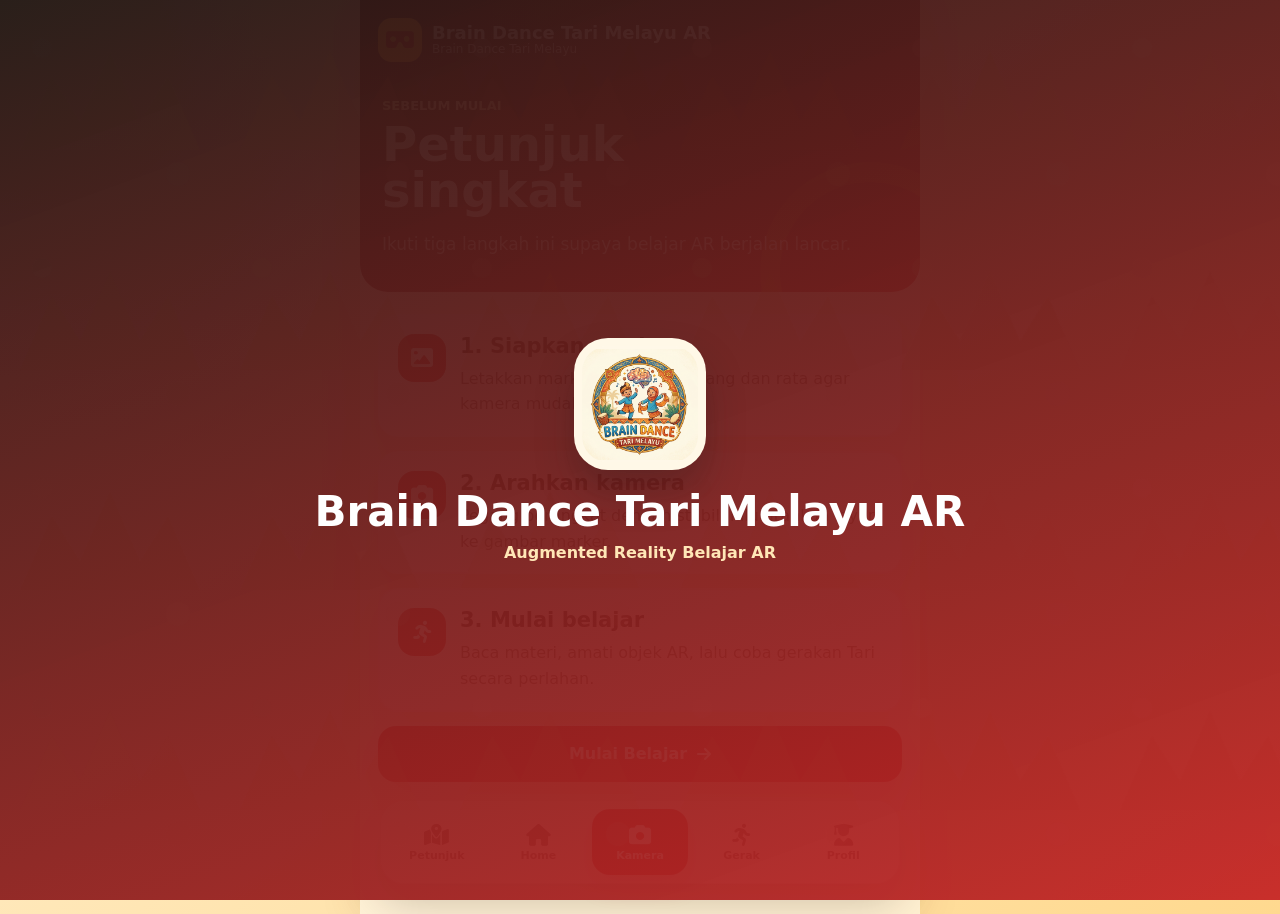
<file: braindance-melayu/index.html>
<!DOCTYPE html>
<html lang="id">
<head>
  <meta charset="UTF-8">
  <meta name="viewport" content="width=device-width, initial-scale=1.0">
  <title>Brain Dance Tari Melayu AR - Petunjuk</title>
  <link rel="stylesheet" href="https://cdnjs.cloudflare.com/ajax/libs/font-awesome/6.6.0/css/all.min.css">
  <link rel="stylesheet" href="style.css">
</head>
<body>
  <section id="splash-screen" class="splash-screen" aria-label="Splash screen">
    <div class="splash-card">
      <img
        class="splash-logo"
        src="logo-dummy.png"
        alt="Logo dummy Brain Dance Tari Melayu AR"
      >
      <h1>Brain Dance Tari Melayu AR</h1>
      <p>Augmented Reality Belajar AR</p>
    </div>
  </section>

  <main class="min-h-screen page-shell">
    <section id="intro-screen" class="intro-screen">
      <div class="hero compact">
        <div class="hero-pattern"></div>
        <div class="topbar">
          <a class="brand" href="index.html" aria-label="Brain Dance Tari Melayu AR">
            <span class="brand-icon"><i class="fa-solid fa-vr-cardboard"></i></span>
            <span>
              <strong>Brain Dance Tari Melayu AR</strong>
              <small>Brain Dance Tari Melayu</small>
            </span>
          </a>
        </div>
        <div class="hero-content">
          <p class="eyebrow">Sebelum mulai</p>
          <h1>Petunjuk singkat</h1>
          <p class="hero-copy">Ikuti tiga langkah ini supaya belajar AR berjalan lancar.</p>
        </div>
      </div>

      <section class="content-section">
        <article class="step-card">
          <span class="step-icon"><i class="fa-solid fa-image"></i></span>
          <div>
            <h2>1. Siapkan marker</h2>
            <p>Letakkan marker di tempat terang dan rata agar kamera mudah membacanya.</p>
          </div>
        </article>
        <article class="step-card">
          <span class="step-icon"><i class="fa-solid fa-camera"></i></span>
          <div>
            <h2>2. Arahkan kamera</h2>
            <p>Pegang perangkat dengan stabil, lalu arahkan layar ke gambar marker.</p>
          </div>
        </article>
        <article class="step-card">
          <span class="step-icon"><i class="fa-solid fa-person-running"></i></span>
          <div>
            <h2>3. Mulai belajar</h2>
            <p>Baca materi, amati objek AR, lalu coba gerakan Tari secara perlahan.</p>
          </div>
        </article>
        <a class="primary-button" href="menu.html">
          Mulai Belajar <i class="fa-solid fa-arrow-right"></i>
        </a>
      </section>
    </section>
  </main>

  <footer class="floating-footer" aria-label="Navigasi cepat">
    <a class="footer-item" href="petunjuk.html" aria-label="Petunjuk">
      <i class="fa-solid fa-map-location-dot"></i>
      <span>Petunjuk</span>
    </a>
    <a class="footer-item" href="menu.html" aria-label="Beranda">
      <i class="fa-solid fa-house"></i>
      <span>Home</span>
    </a>
    <a class="footer-item footer-camera" href="https://webar-simulator.lovable.app/ar/XA28VP3R" target="_blank" rel="noopener noreferrer" aria-label="Kamera AR">
      <i class="fa-solid fa-camera"></i>
      <span>Kamera</span>
    </a>
    <a class="footer-item" href="pergerakan.html" aria-label="Pergerakan">
      <i class="fa-solid fa-person-running"></i>
      <span>Gerak</span>
    </a>
    <a class="footer-item" href="pengembang.html" aria-label="Tentang pengembang">
      <i class="fa-solid fa-user-graduate"></i>
      <span>Profil</span>
    </a>
  </footer>

  <script src="script.js"></script>
</body>
</html>
</file>
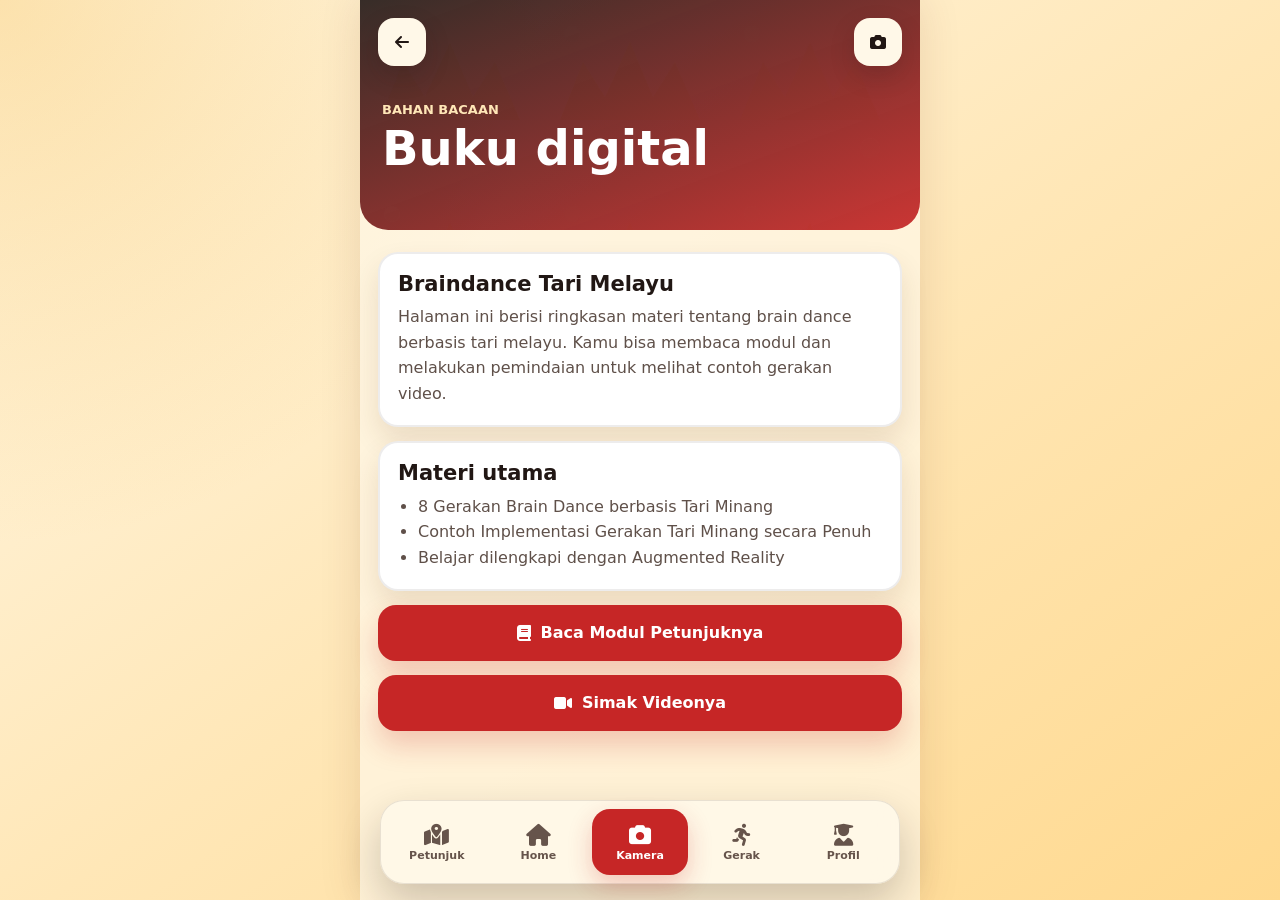
<file: braindance-melayu/buku.html>
<!DOCTYPE html>
<html lang="id">
<head>
  <meta charset="UTF-8">
  <meta name="viewport" content="width=device-width, initial-scale=1.0">
  <title>Buku Digital - AR Fitrah</title>
  <link rel="stylesheet" href="https://cdnjs.cloudflare.com/ajax/libs/font-awesome/6.6.0/css/all.min.css">
  <link rel="stylesheet" href="style.css">
</head>
<body>
  <main class="min-h-screen page-shell">
    <section class="hero compact">
      <div class="topbar">
        <a class="back-button" href="menu.html" aria-label="Kembali"><i class="fa-solid fa-arrow-left"></i></a>
        <button class="icon-button" onclick="openCamera()" aria-label="Buka kamera AR"><i class="fa-solid fa-camera"></i></button>
      </div>
      <div class="hero-content">
        <p class="eyebrow">Bahan bacaan</p>
        <h1>Buku digital</h1>
      </div>
    </section>

    <section class="content-section">
      <article class="info-card">
        <h2>Braindance Tari Melayu</h2>
        <p>Halaman ini berisi ringkasan materi tentang brain dance berbasis tari melayu. Kamu bisa membaca modul dan melakukan pemindaian untuk melihat contoh gerakan video.</p>
        <!-- <div class="badge-row">
          <span class="badge">Budaya</span>
          <span class="badge">Gerak</span>
          <span class="badge">Musik</span>
        </div> -->
      </article>
      <article class="info-card">
        <h2>Materi utama</h2>
        <ul>
          <li>8 Gerakan Brain Dance berbasis Tari Minang</li>
          <li>Contoh Implementasi Gerakan Tari Minang secara Penuh</li>
          <li>Belajar dilengkapi dengan Augmented Reality</li>
        </ul>
      </article>
      <a href="https://s.unj.my.id?s=modul-braindance" class="primary-button" target="_blank"><i class="fa-solid fa-book"></i> Baca Modul Petunjuknya</a>
      <a href="https://www.youtube.com/watch?v=Tni0Krh2ZV8" class="primary-button" target="_blank"><i class="fa-solid fa-video"></i> Simak Videonya</a>
    </section>
  </main>

  <footer class="floating-footer" aria-label="Navigasi cepat">
    <a class="footer-item" href="petunjuk.html" aria-label="Petunjuk">
      <i class="fa-solid fa-map-location-dot"></i>
      <span>Petunjuk</span>
    </a>
    <a class="footer-item" href="menu.html" aria-label="Beranda">
      <i class="fa-solid fa-house"></i>
      <span>Home</span>
    </a>
    <a class="footer-item footer-camera" href="https://webar-simulator.lovable.app/ar/XA28VP3R" target="_blank" rel="noopener noreferrer" aria-label="Kamera AR">
      <i class="fa-solid fa-camera"></i>
      <span>Kamera</span>
    </a>
    <a class="footer-item" href="pergerakan.html" aria-label="Pergerakan">
      <i class="fa-solid fa-person-running"></i>
      <span>Gerak</span>
    </a>
    <a class="footer-item" href="pengembang.html" aria-label="Tentang pengembang">
      <i class="fa-solid fa-user-graduate"></i>
      <span>Profil</span>
    </a>
  </footer>

  <script src="script.js"></script>
</body>
</html>
</file>
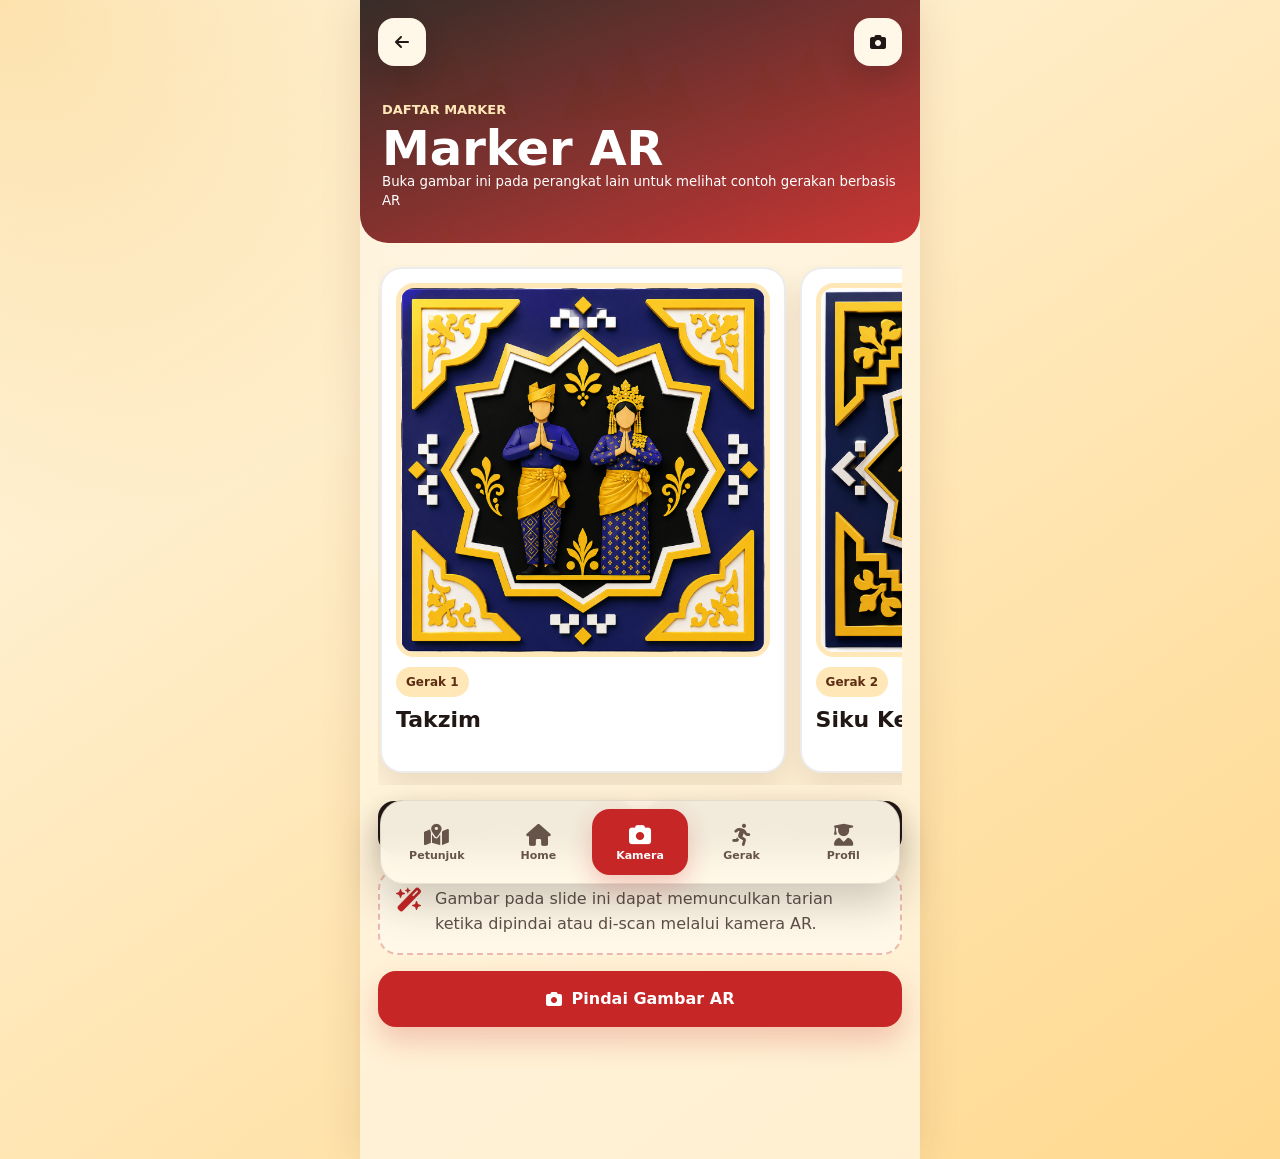
<file: braindance-melayu/kumpulan-ar.html>
<!DOCTYPE html>
<html lang="id">
<head>
  <meta charset="UTF-8">
  <meta name="viewport" content="width=device-width, initial-scale=1.0">
  <title>Kumpulan AR - AR Fitrah</title>
  <link rel="stylesheet" href="https://cdnjs.cloudflare.com/ajax/libs/font-awesome/6.6.0/css/all.min.css">
  <link rel="stylesheet" href="style.css">
</head>
<body>
  <main class="min-h-screen page-shell">
    <section class="hero compact">
      <div class="topbar">
        <a class="back-button" href="menu.html" aria-label="Kembali"><i class="fa-solid fa-arrow-left"></i></a>
        <button class="icon-button" onclick="openCamera()" aria-label="Buka kamera AR"><i class="fa-solid fa-camera"></i></button>
      </div>
      <div class="hero-content">
        <p class="eyebrow">Daftar marker</p>
        <h1>Marker AR</h1>
        <small>Buka gambar ini pada perangkat lain untuk melihat contoh gerakan berbasis AR</small>
      </div>
    </section>

    <section class="content-section ar-section">
      <div class="ar-slider" id="ar-slider" aria-label="Slide gambar kumpulan AR">
        <article class="ar-slide">
          <img src="marker/new/1.png" alt="Marker AR gerak Takzim">
          <span>Gerak 1</span>
          <h2>Takzim</h2>
        </article>
        <article class="ar-slide">
          <img src="marker/new/2.png" alt="Marker AR gerak Siku Keluang Samping">
          <span>Gerak 2</span>
          <h2>Siku Keluang Samping</h2>
        </article>
        <article class="ar-slide">
          <img src="marker/new/3.png" alt="Marker AR gerak Bentang Alam Samping">
          <span>Gerak 3</span>
          <h2>Bentang Alam Samping</h2>
        </article>
        <article class="ar-slide">
          <img src="marker/new/4.png" alt="Marker AR gerak Bentang Alam Atas Bawah">
          <span>Gerak 4</span>
          <h2>Bentang Alam Atas Bawah</h2>
        </article>
        <article class="ar-slide">
          <img src="marker/new/5.png" alt="Marker AR gerak Lenggang Atas dan Tandak Kaki">
          <span>Gerak 5</span>
          <h2>Lenggang Atas dan Tandak Kaki</h2>
        </article>
        <article class="ar-slide">
          <img src="marker/new/6.png" alt="Marker AR gerak Buka Bunga Samping">
          <span>Gerak 6</span>
          <h2>Buka Bunga Samping</h2>
        </article>
        <article class="ar-slide">
          <img src="marker/new/7.png" alt="Marker AR gerak Meniti Batang">
          <span>Gerak 7</span>
          <h2>Meniti Batang</h2>
        </article>
        <article class="ar-slide">
          <img src="marker/new/8.png" alt="Marker AR gerak Putar Alam">
          <span>Gerak 8</span>
          <h2>Putar Alam</h2>
        </article>
        <article class="ar-slide demo-slide">
          <img src="marker/new/full.png" alt="Marker AR demo gerakan full">
          <span>Demo</span>
          <h2>Demo Gerakan Full</h2>
        </article>
      </div>

      <div class="slider-controls" aria-label="Kontrol slide">
        <button type="button" onclick="slideAr(-1)" aria-label="Slide sebelumnya">
          <i class="fa-solid fa-arrow-left"></i>
        </button>
        <button type="button" onclick="slideAr(1)" aria-label="Slide berikutnya">
          <i class="fa-solid fa-arrow-right"></i>
        </button>
      </div>

      <article class="scan-note">
        <i class="fa-solid fa-wand-magic-sparkles"></i>
        <p>Gambar pada slide ini dapat memunculkan tarian ketika dipindai atau di-scan melalui kamera AR.</p>
      </article>

      <button class="primary-button" onclick="openCamera()"><i class="fa-solid fa-camera"></i> Pindai Gambar AR</button>
    </section>
  </main>

  <footer class="floating-footer" aria-label="Navigasi cepat">
    <a class="footer-item" href="petunjuk.html" aria-label="Petunjuk">
      <i class="fa-solid fa-map-location-dot"></i>
      <span>Petunjuk</span>
    </a>
    <a class="footer-item" href="menu.html" aria-label="Beranda">
      <i class="fa-solid fa-house"></i>
      <span>Home</span>
    </a>
    <a class="footer-item footer-camera" href="https://webar-simulator.lovable.app/ar/XA28VP3R" target="_blank" rel="noopener noreferrer" aria-label="Kamera AR">
      <i class="fa-solid fa-camera"></i>
      <span>Kamera</span>
    </a>
    <a class="footer-item" href="pergerakan.html" aria-label="Pergerakan">
      <i class="fa-solid fa-person-running"></i>
      <span>Gerak</span>
    </a>
    <a class="footer-item" href="pengembang.html" aria-label="Tentang pengembang">
      <i class="fa-solid fa-user-graduate"></i>
      <span>Profil</span>
    </a>
  </footer>

  <script src="script.js"></script>
</body>
</html>
</file>
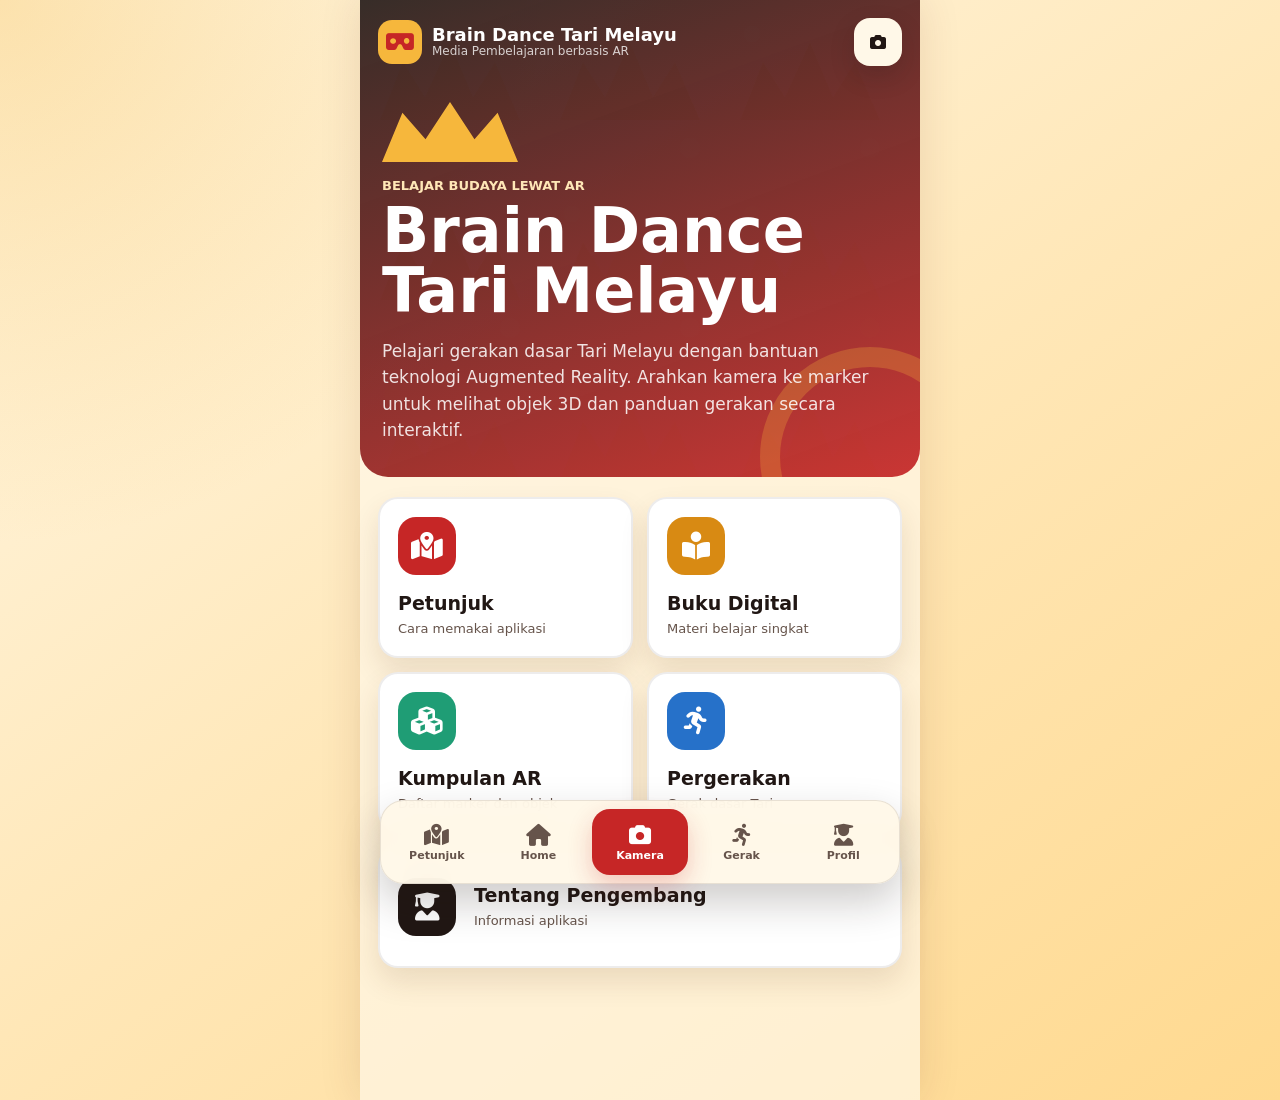
<file: braindance-melayu/menu.html>
<!DOCTYPE html>
<html lang="id">
<head>
  <meta charset="UTF-8">
  <meta name="viewport" content="width=device-width, initial-scale=1.0">
  <title>Brain Dance Tari Melayu - Menu</title>
  <link rel="stylesheet" href="https://cdnjs.cloudflare.com/ajax/libs/font-awesome/6.6.0/css/all.min.css">
  <link rel="stylesheet" href="style.css">
</head>
<body>
  <main class="min-h-screen page-shell">
    <section class="hero">
      <div class="hero-pattern"></div>
      <nav class="topbar">
        <a class="brand" href="menu.html" aria-label="Brain Dance Tari Melayu">
          <span class="brand-icon"><i class="fa-solid fa-vr-cardboard"></i></span>
          <span>
            <strong>Brain Dance Tari Melayu</strong>
            <small>Media Pembelajaran berbasis AR</small>
          </span>
        </a>
        <button class="icon-button" onclick="openCamera()" aria-label="Buka kamera AR">
          <i class="fa-solid fa-camera"></i>
        </button>
      </nav>

      <div class="hero-content">
        <div class="roof-mark" aria-hidden="true"></div>
        <p class="eyebrow">Belajar budaya lewat AR</p>
        <h1>Brain Dance Tari Melayu</h1>
        <p class="hero-copy">
          Pelajari gerakan dasar Tari Melayu dengan bantuan teknologi Augmented Reality. Arahkan kamera ke marker untuk melihat objek 3D dan panduan gerakan secara interaktif.
        </p>
      </div>
    </section>

    <section class="menu-section" aria-label="Menu utama">
      <a class="menu-tile tile-red" href="petunjuk.html">
        <span class="tile-icon"><i class="fa-solid fa-map-location-dot"></i></span>
        <span>
          <strong>Petunjuk</strong>
          <small>Cara memakai aplikasi</small>
        </span>
      </a>

      <a class="menu-tile tile-gold" href="buku.html">
        <span class="tile-icon"><i class="fa-solid fa-book-open-reader"></i></span>
        <span>
          <strong>Buku Digital</strong>
          <small>Materi belajar singkat</small>
        </span>
      </a>

      <a class="menu-tile tile-green" href="kumpulan-ar.html">
        <span class="tile-icon"><i class="fa-solid fa-cubes"></i></span>
        <span>
          <strong>Kumpulan AR</strong>
          <small>Daftar marker dan objek</small>
        </span>
      </a>

      <a class="menu-tile tile-blue" href="pergerakan.html">
        <span class="tile-icon"><i class="fa-solid fa-person-running"></i></span>
        <span>
          <strong>Pergerakan</strong>
          <small>Gerak dasar Tari</small>
        </span>
      </a>

      <a class="menu-tile tile-dark wide" href="pengembang.html">
        <span class="tile-icon"><i class="fa-solid fa-user-graduate"></i></span>
        <span>
          <strong>Tentang Pengembang</strong>
          <small>Informasi aplikasi</small>
        </span>
      </a>
    </section>
  </main>

  <footer class="floating-footer" aria-label="Navigasi cepat">
    <a class="footer-item" href="petunjuk.html" aria-label="Petunjuk">
      <i class="fa-solid fa-map-location-dot"></i>
      <span>Petunjuk</span>
    </a>
    <a class="footer-item" href="menu.html" aria-label="Beranda">
      <i class="fa-solid fa-house"></i>
      <span>Home</span>
    </a>
    <a class="footer-item footer-camera" href="https://webar-simulator.lovable.app/ar/XA28VP3R" target="_blank" rel="noopener noreferrer" aria-label="Kamera AR">
      <i class="fa-solid fa-camera"></i>
      <span>Kamera</span>
    </a>
    <a class="footer-item" href="pergerakan.html" aria-label="Pergerakan">
      <i class="fa-solid fa-person-running"></i>
      <span>Gerak</span>
    </a>
    <a class="footer-item" href="pengembang.html" aria-label="Tentang pengembang">
      <i class="fa-solid fa-user-graduate"></i>
      <span>Profil</span>
    </a>
  </footer>

  <script src="script.js"></script>
</body>
</html>
</file>
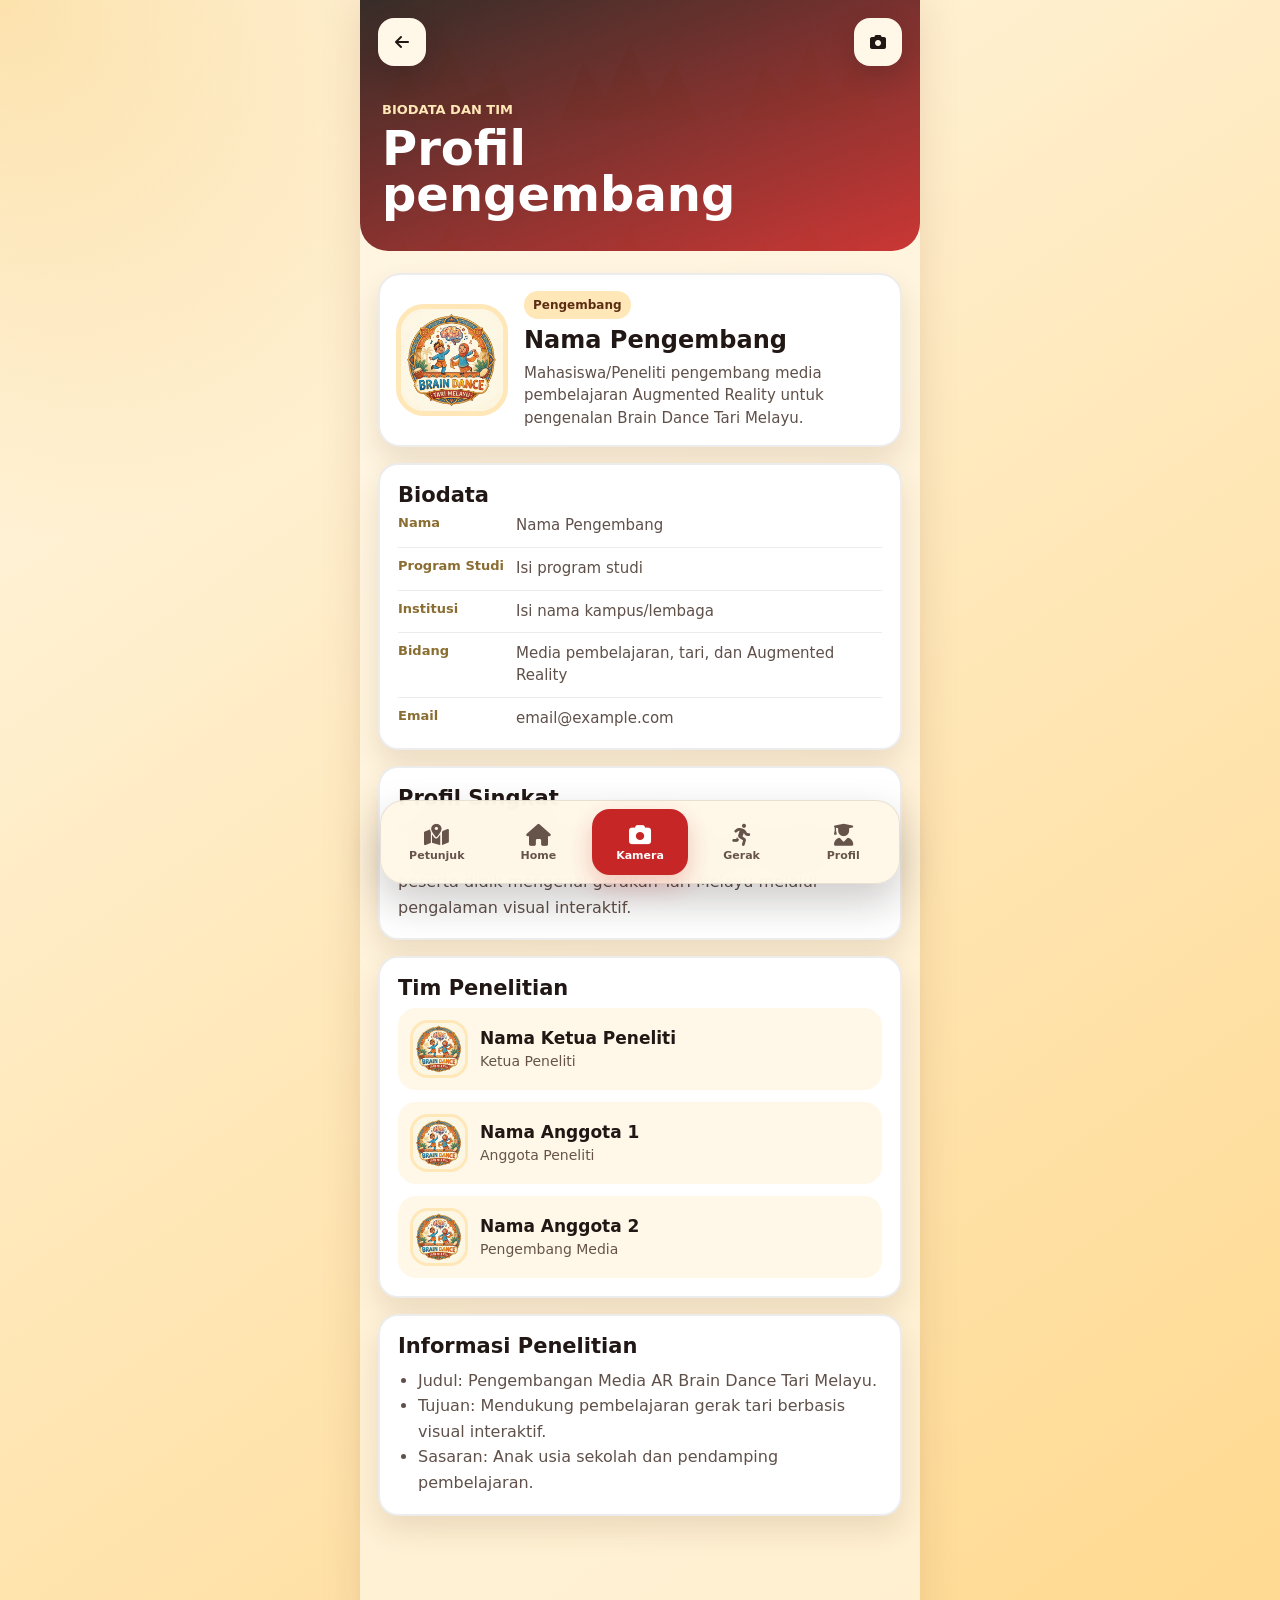
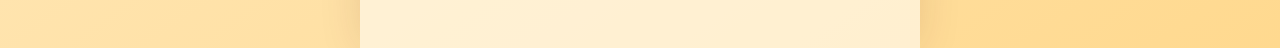
<file: braindance-melayu/pengembang.html>
<!DOCTYPE html>
<html lang="id">
<head>
  <meta charset="UTF-8">
  <meta name="viewport" content="width=device-width, initial-scale=1.0">
  <title>Tentang Pengembang - AR Fitrah</title>
  <link rel="stylesheet" href="https://cdnjs.cloudflare.com/ajax/libs/font-awesome/6.6.0/css/all.min.css">
  <link rel="stylesheet" href="style.css">
</head>
<body>
  <main class="min-h-screen page-shell">
    <section class="hero compact">
      <div class="topbar">
        <a class="back-button" href="menu.html" aria-label="Kembali"><i class="fa-solid fa-arrow-left"></i></a>
        <button class="icon-button" onclick="openCamera()" aria-label="Buka kamera AR"><i class="fa-solid fa-camera"></i></button>
      </div>
      <div class="hero-content">
        <p class="eyebrow">Biodata dan tim</p>
        <h1>Profil pengembang</h1>
      </div>
    </section>

    <section class="content-section profile-section">
      <article class="profile-card">
        <img class="profile-photo" src="logo-dummy.png" alt="Foto profil pengembang">
        <div class="profile-summary">
          <span class="movement-number">Pengembang</span>
          <h2>Nama Pengembang</h2>
          <p>Mahasiswa/Peneliti pengembang media pembelajaran Augmented Reality untuk pengenalan Brain Dance Tari Melayu.</p>
        </div>
      </article>

      <article class="info-card biodata-card">
        <h2>Biodata</h2>
        <dl class="biodata-list">
          <div>
            <dt>Nama</dt>
            <dd>Nama Pengembang</dd>
          </div>
          <div>
            <dt>Program Studi</dt>
            <dd>Isi program studi</dd>
          </div>
          <div>
            <dt>Institusi</dt>
            <dd>Isi nama kampus/lembaga</dd>
          </div>
          <div>
            <dt>Bidang</dt>
            <dd>Media pembelajaran, tari, dan Augmented Reality</dd>
          </div>
          <div>
            <dt>Email</dt>
            <dd>email@example.com</dd>
          </div>
        </dl>
      </article>

      <article class="info-card">
        <h2>Profil Singkat</h2>
        <p>Pengembang berfokus pada pembuatan media belajar yang ramah anak, sederhana digunakan guru, dan membantu peserta didik mengenal gerakan Tari Melayu melalui pengalaman visual interaktif.</p>
      </article>

      <article class="info-card research-card">
        <h2>Tim Penelitian</h2>
        <div class="team-list">
          <div class="team-member">
            <img src="logo-dummy.png" alt="Foto ketua peneliti">
            <div>
              <h3>Nama Ketua Peneliti</h3>
              <p>Ketua Peneliti</p>
            </div>
          </div>
          <div class="team-member">
            <img src="logo-dummy.png" alt="Foto anggota peneliti">
            <div>
              <h3>Nama Anggota 1</h3>
              <p>Anggota Peneliti</p>
            </div>
          </div>
          <div class="team-member">
            <img src="logo-dummy.png" alt="Foto anggota pengembang media">
            <div>
              <h3>Nama Anggota 2</h3>
              <p>Pengembang Media</p>
            </div>
          </div>
        </div>
      </article>

      <article class="info-card">
        <h2>Informasi Penelitian</h2>
        <ul>
          <li>Judul: Pengembangan Media AR Brain Dance Tari Melayu.</li>
          <li>Tujuan: Mendukung pembelajaran gerak tari berbasis visual interaktif.</li>
          <li>Sasaran: Anak usia sekolah dan pendamping pembelajaran.</li>
        </ul>
      </article>
    </section>
  </main>

  <footer class="floating-footer" aria-label="Navigasi cepat">
    <a class="footer-item" href="petunjuk.html" aria-label="Petunjuk">
      <i class="fa-solid fa-map-location-dot"></i>
      <span>Petunjuk</span>
    </a>
    <a class="footer-item" href="menu.html" aria-label="Beranda">
      <i class="fa-solid fa-house"></i>
      <span>Home</span>
    </a>
    <a class="footer-item footer-camera" href="https://webar-simulator.lovable.app/ar/XA28VP3R" target="_blank" rel="noopener noreferrer" aria-label="Kamera AR">
      <i class="fa-solid fa-camera"></i>
      <span>Kamera</span>
    </a>
    <a class="footer-item" href="pergerakan.html" aria-label="Pergerakan">
      <i class="fa-solid fa-person-running"></i>
      <span>Gerak</span>
    </a>
    <a class="footer-item" href="pengembang.html" aria-label="Tentang pengembang">
      <i class="fa-solid fa-user-graduate"></i>
      <span>Profil</span>
    </a>
  </footer>

  <script src="script.js"></script>
</body>
</html>
</file>
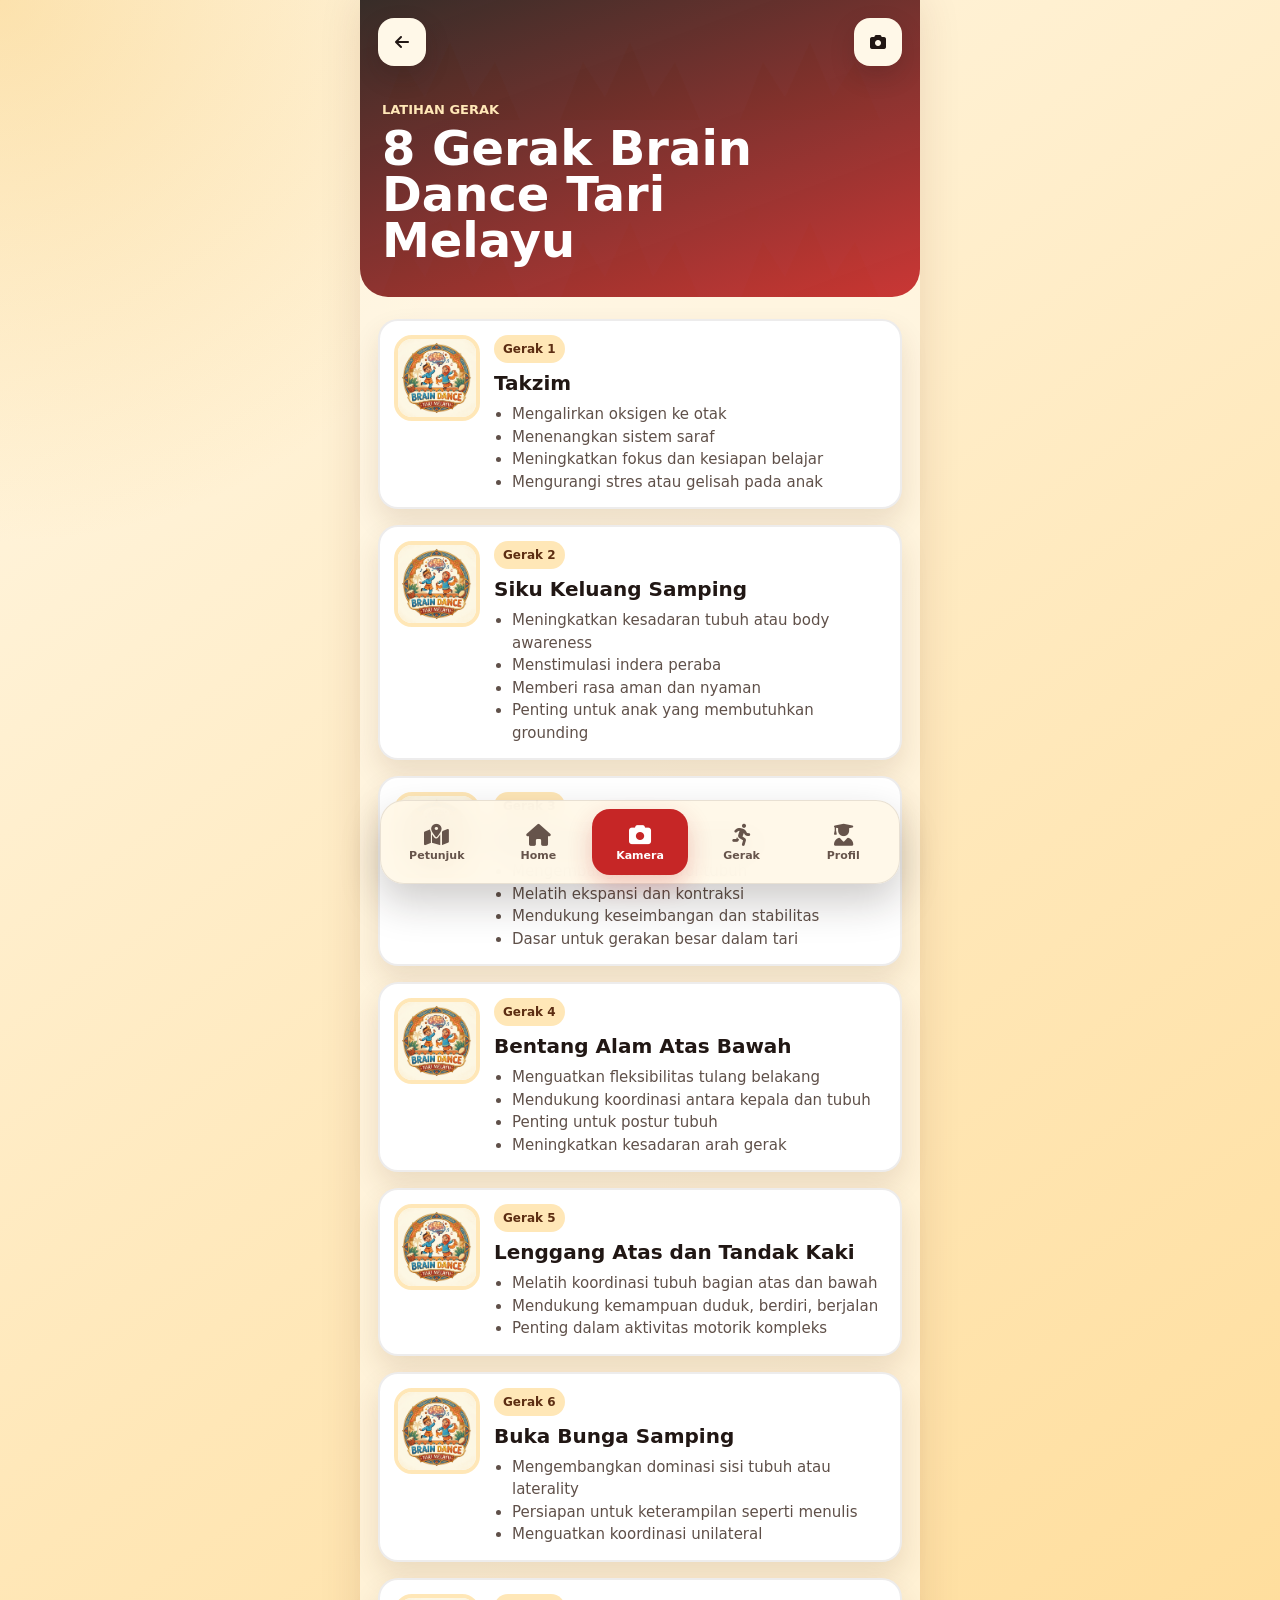
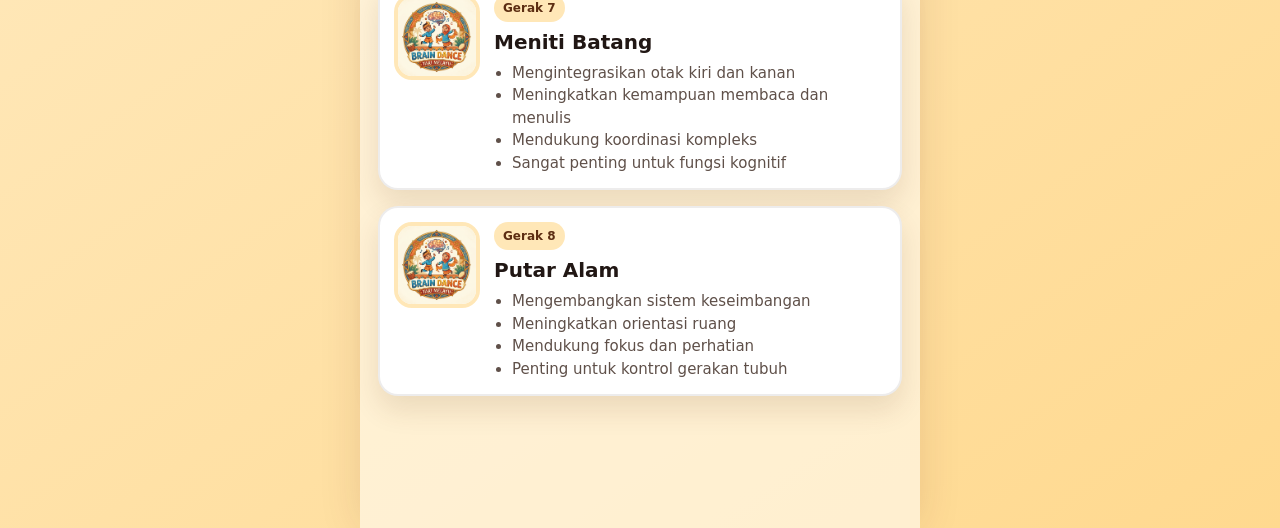
<file: braindance-melayu/pergerakan.html>
<!DOCTYPE html>
<html lang="id">
<head>
  <meta charset="UTF-8">
  <meta name="viewport" content="width=device-width, initial-scale=1.0">
  <title>Pergerakan - AR Fitrah</title>
  <link rel="stylesheet" href="https://cdnjs.cloudflare.com/ajax/libs/font-awesome/6.6.0/css/all.min.css">
  <link rel="stylesheet" href="style.css">
</head>
<body>
  <main class="min-h-screen page-shell">
    <section class="hero compact">
      <div class="topbar">
        <a class="back-button" href="menu.html" aria-label="Kembali"><i class="fa-solid fa-arrow-left"></i></a>
        <button class="icon-button" onclick="openCamera()" aria-label="Buka kamera AR"><i class="fa-solid fa-camera"></i></button>
      </div>
      <div class="hero-content">
        <p class="eyebrow">Latihan gerak</p>
        <h1>8 Gerak Brain Dance Tari Melayu</h1>
      </div>
    </section>

    <section class="content-section movement-list">
      <article class="movement-card">
        <img class="movement-image" src="logo-dummy.png" alt="Gambar dummy gerak Takzim">
        <div>
          <span class="movement-number">Gerak 1</span>
          <h2>Takzim</h2>
          <ul>
            <li>Mengalirkan oksigen ke otak</li>
            <li>Menenangkan sistem saraf</li>
            <li>Meningkatkan fokus dan kesiapan belajar</li>
            <li>Mengurangi stres atau gelisah pada anak</li>
          </ul>
        </div>
      </article>
      <article class="movement-card">
        <img class="movement-image" src="logo-dummy.png" alt="Gambar dummy gerak Siku Keluang Samping">
        <div>
          <span class="movement-number">Gerak 2</span>
          <h2>Siku Keluang Samping</h2>
          <ul>
            <li>Meningkatkan kesadaran tubuh atau body awareness</li>
            <li>Menstimulasi indera peraba</li>
            <li>Memberi rasa aman dan nyaman</li>
            <li>Penting untuk anak yang membutuhkan grounding</li>
          </ul>
        </div>
      </article>
      <article class="movement-card">
        <img class="movement-image" src="logo-dummy.png" alt="Gambar dummy gerak Bentang Alam Samping">
        <div>
          <span class="movement-number">Gerak 3</span>
          <h2>Bentang Alam Samping</h2>
          <ul>
            <li>Mengembangkan kontrol tubuh</li>
            <li>Melatih ekspansi dan kontraksi</li>
            <li>Mendukung keseimbangan dan stabilitas</li>
            <li>Dasar untuk gerakan besar dalam tari</li>
          </ul>
        </div>
      </article>
      <article class="movement-card">
        <img class="movement-image" src="logo-dummy.png" alt="Gambar dummy gerak Bentang Alam Atas Bawah">
        <div>
          <span class="movement-number">Gerak 4</span>
          <h2>Bentang Alam Atas Bawah</h2>
          <ul>
            <li>Menguatkan fleksibilitas tulang belakang</li>
            <li>Mendukung koordinasi antara kepala dan tubuh</li>
            <li>Penting untuk postur tubuh</li>
            <li>Meningkatkan kesadaran arah gerak</li>
          </ul>
        </div>
      </article>
      <article class="movement-card">
        <img class="movement-image" src="logo-dummy.png" alt="Gambar dummy gerak Lenggang Atas dan Tandak Kaki">
        <div>
          <span class="movement-number">Gerak 5</span>
          <h2>Lenggang Atas dan Tandak Kaki</h2>
          <ul>
            <li>Melatih koordinasi tubuh bagian atas dan bawah</li>
            <li>Mendukung kemampuan duduk, berdiri, berjalan</li>
            <li>Penting dalam aktivitas motorik kompleks</li>
          </ul>
        </div>
      </article>
      <article class="movement-card">
        <img class="movement-image" src="logo-dummy.png" alt="Gambar dummy gerak Buka Bunga Samping">
        <div>
          <span class="movement-number">Gerak 6</span>
          <h2>Buka Bunga Samping</h2>
          <ul>
            <li>Mengembangkan dominasi sisi tubuh atau laterality</li>
            <li>Persiapan untuk keterampilan seperti menulis</li>
            <li>Menguatkan koordinasi unilateral</li>
          </ul>
        </div>
      </article>
      <article class="movement-card">
        <img class="movement-image" src="logo-dummy.png" alt="Gambar dummy gerak Meniti Batang">
        <div>
          <span class="movement-number">Gerak 7</span>
          <h2>Meniti Batang</h2>
          <ul>
            <li>Mengintegrasikan otak kiri dan kanan</li>
            <li>Meningkatkan kemampuan membaca dan menulis</li>
            <li>Mendukung koordinasi kompleks</li>
            <li>Sangat penting untuk fungsi kognitif</li>
          </ul>
        </div>
      </article>
      <article class="movement-card">
        <img class="movement-image" src="logo-dummy.png" alt="Gambar dummy gerak Putar Alam">
        <div>
          <span class="movement-number">Gerak 8</span>
          <h2>Putar Alam</h2>
          <ul>
            <li>Mengembangkan sistem keseimbangan</li>
            <li>Meningkatkan orientasi ruang</li>
            <li>Mendukung fokus dan perhatian</li>
            <li>Penting untuk kontrol gerakan tubuh</li>
          </ul>
        </div>
      </article>
    </section>
  </main>

  <footer class="floating-footer" aria-label="Navigasi cepat">
    <a class="footer-item" href="petunjuk.html" aria-label="Petunjuk">
      <i class="fa-solid fa-map-location-dot"></i>
      <span>Petunjuk</span>
    </a>
    <a class="footer-item" href="menu.html" aria-label="Beranda">
      <i class="fa-solid fa-house"></i>
      <span>Home</span>
    </a>
    <a class="footer-item footer-camera" href="https://webar-simulator.lovable.app/ar/XA28VP3R" target="_blank" rel="noopener noreferrer" aria-label="Kamera AR">
      <i class="fa-solid fa-camera"></i>
      <span>Kamera</span>
    </a>
    <a class="footer-item" href="pergerakan.html" aria-label="Pergerakan">
      <i class="fa-solid fa-person-running"></i>
      <span>Gerak</span>
    </a>
    <a class="footer-item" href="pengembang.html" aria-label="Tentang pengembang">
      <i class="fa-solid fa-user-graduate"></i>
      <span>Profil</span>
    </a>
  </footer>

  <script src="script.js"></script>
</body>
</html>
</file>
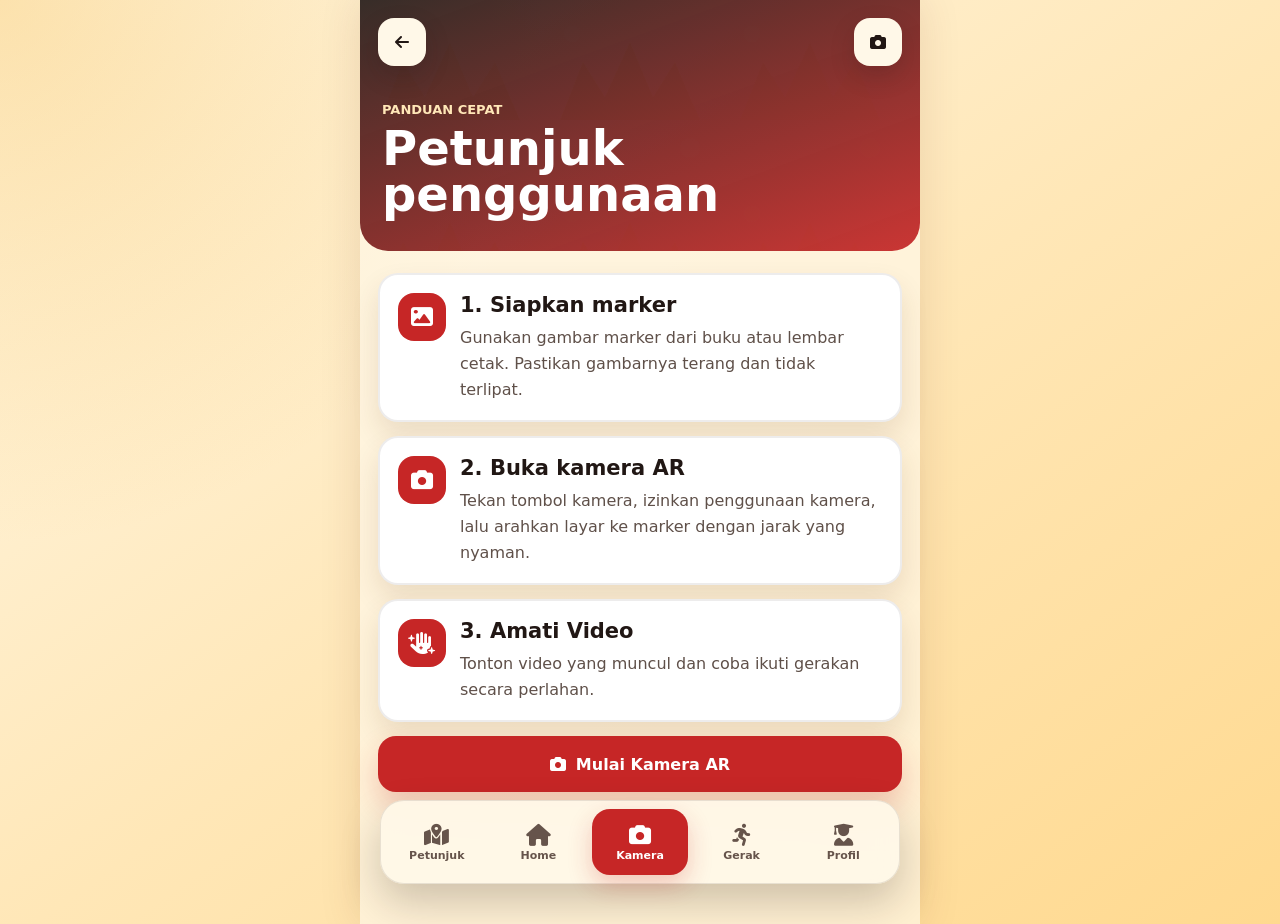
<file: braindance-melayu/petunjuk.html>
<!DOCTYPE html>
<html lang="id">
<head>
  <meta charset="UTF-8">
  <meta name="viewport" content="width=device-width, initial-scale=1.0">
  <title>Petunjuk - AR Fitrah</title>
  <link rel="stylesheet" href="https://cdnjs.cloudflare.com/ajax/libs/font-awesome/6.6.0/css/all.min.css">
  <link rel="stylesheet" href="style.css">
</head>
<body>
  <main class="min-h-screen page-shell">
    <section class="hero compact">
      <div class="topbar">
        <a class="back-button" href="menu.html" aria-label="Kembali"><i class="fa-solid fa-arrow-left"></i></a>
        <button class="icon-button" onclick="openCamera()" aria-label="Buka kamera AR"><i class="fa-solid fa-camera"></i></button>
      </div>
      <div class="hero-content">
        <p class="eyebrow">Panduan cepat</p>
        <h1>Petunjuk penggunaan</h1>
      </div>
    </section>

    <section class="content-section">
      <article class="step-card">
        <span class="step-icon"><i class="fa-solid fa-image"></i></span>
        <div>
          <h2>1. Siapkan marker</h2>
          <p>Gunakan gambar marker dari buku atau lembar cetak. Pastikan gambarnya terang dan tidak terlipat.</p>
        </div>
      </article>
      <article class="step-card">
        <span class="step-icon"><i class="fa-solid fa-camera"></i></span>
        <div>
          <h2>2. Buka kamera AR</h2>
          <p>Tekan tombol kamera, izinkan penggunaan kamera, lalu arahkan layar ke marker dengan jarak yang nyaman.</p>
        </div>
      </article>
      <article class="step-card">
        <span class="step-icon"><i class="fa-solid fa-hand-sparkles"></i></span>
        <div>
          <h2>3. Amati Video</h2>
          <p>Tonton video yang muncul dan coba ikuti gerakan secara perlahan.</p>
        </div>
      </article>
      <button class="primary-button" onclick="openCamera()"><i class="fa-solid fa-camera"></i> Mulai Kamera AR</button>
    </section>
  </main>

  <footer class="floating-footer" aria-label="Navigasi cepat">
    <a class="footer-item" href="petunjuk.html" aria-label="Petunjuk">
      <i class="fa-solid fa-map-location-dot"></i>
      <span>Petunjuk</span>
    </a>
    <a class="footer-item" href="menu.html" aria-label="Beranda">
      <i class="fa-solid fa-house"></i>
      <span>Home</span>
    </a>
    <a class="footer-item footer-camera" href="https://webar-simulator.lovable.app/ar/XA28VP3R" target="_blank" rel="noopener noreferrer" aria-label="Kamera AR">
      <i class="fa-solid fa-camera"></i>
      <span>Kamera</span>
    </a>
    <a class="footer-item" href="pergerakan.html" aria-label="Pergerakan">
      <i class="fa-solid fa-person-running"></i>
      <span>Gerak</span>
    </a>
    <a class="footer-item" href="pengembang.html" aria-label="Tentang pengembang">
      <i class="fa-solid fa-user-graduate"></i>
      <span>Profil</span>
    </a>
  </footer>

  <script src="script.js"></script>
</body>
</html>
</file>
<file: braindance-melayu/style.css>
:root {
  --red: #c62626;
  --gold: #f6b73c;
  --green: #1f9d75;
  --blue: #2671c9;
  --ink: #211714;
  --paper: #fff8e8;
  --soft: #ffe7b7;
}

* {
  box-sizing: border-box;
}

html {
  min-height: 100%;
}

body {
  min-height: 100%;
  margin: 0;
  color: var(--ink);
  font-family: Inter, ui-rounded, "Trebuchet MS", system-ui, sans-serif;
  background:
    radial-gradient(circle at top left, rgba(246, 183, 60, 0.34), transparent 34rem),
    linear-gradient(145deg, #fff8e8 0%, #ffe7b7 52%, #ffd98f 100%);
}

.min-h-screen {
  min-height: 100vh;
}

a {
  color: inherit;
  text-decoration: none;
}

.hidden {
  display: none !important;
}

.splash-screen {
  position: fixed;
  inset: 0;
  z-index: 20;
  display: grid;
  place-items: center;
  padding: 24px;
  color: white;
  background:
    linear-gradient(160deg, rgba(33, 23, 20, 0.96), rgba(198, 38, 38, 0.95)),
    url("data:image/svg+xml,%3Csvg width='220' height='220' viewBox='0 0 220 220' xmlns='http://www.w3.org/2000/svg'%3E%3Cpath d='M20 150h180l-32-74-28 45-30-70-30 70-28-45z' fill='%23f6b73c' fill-opacity='.18'/%3E%3Ccircle cx='42' cy='48' r='10' fill='%23fff8e8' fill-opacity='.2'/%3E%3Ccircle cx='178' cy='174' r='12' fill='%23fff8e8' fill-opacity='.16'/%3E%3C/svg%3E");
  transition: opacity 0.45s ease, visibility 0.45s ease;
}

.splash-screen.is-hidden {
  visibility: hidden;
  opacity: 0;
}

.splash-card {
  display: grid;
  justify-items: center;
  gap: 10px;
  text-align: center;
}

.splash-logo {
  width: 132px;
  height: 132px;
  object-fit: contain;
  border: 8px solid rgba(255, 248, 232, 0.72);
  border-radius: 34px;
  background: #fff8e8;
  box-shadow: 0 22px 38px rgba(33, 23, 20, 0.28);
  animation: splashPop 1.2s ease-in-out infinite alternate;
}

.splash-card h1 {
  max-width: none;
  margin-top: 12px;
  font-size: 42px;
}

.splash-card p {
  margin: 0;
  color: #ffe7b7;
  font-weight: 800;
}

@keyframes splashPop {
  from { transform: translateY(0) scale(1); }
  to { transform: translateY(-8px) scale(1.03); }
}

.page-shell {
  width: min(100%, 560px);
  margin: 0 auto;
  padding-bottom: 104px;
  background: rgba(255, 248, 232, 0.7);
  box-shadow: 0 0 40px rgba(90, 34, 15, 0.12);
}

.hero {
  position: relative;
  min-height: 46vh;
  overflow: hidden;
  color: white;
  background:
    linear-gradient(160deg, rgba(33, 23, 20, 0.9), rgba(198, 38, 38, 0.92)),
    url("data:image/svg+xml,%3Csvg width='180' height='180' viewBox='0 0 180 180' xmlns='http://www.w3.org/2000/svg'%3E%3Cpath d='M20 120h140l-25-58-22 35-23-55-25 55-22-35z' fill='%23f6b73c' fill-opacity='.2'/%3E%3Ccircle cx='32' cy='34' r='8' fill='%23fff8e8' fill-opacity='.22'/%3E%3Ccircle cx='150' cy='148' r='10' fill='%23fff8e8' fill-opacity='.18'/%3E%3C/svg%3E");
  border-bottom-left-radius: 28px;
  border-bottom-right-radius: 28px;
}

.hero.compact {
  min-height: 230px;
}

.hero-pattern {
  position: absolute;
  inset: auto -60px -90px auto;
  width: 220px;
  height: 220px;
  border: 20px solid rgba(246, 183, 60, 0.26);
  border-radius: 50%;
}

.topbar {
  position: relative;
  z-index: 1;
  display: flex;
  align-items: center;
  justify-content: space-between;
  gap: 12px;
  padding: 18px;
}

.brand,
.back-link {
  display: inline-flex;
  align-items: center;
  gap: 10px;
  min-width: 0;
}

.brand-icon,
.tile-icon,
.step-icon {
  display: grid;
  place-items: center;
  flex: 0 0 auto;
}

.brand-icon {
  width: 44px;
  height: 44px;
  border-radius: 14px;
  color: var(--red);
  background: var(--gold);
  font-size: 22px;
}

.brand strong,
.brand small,
.menu-tile strong,
.menu-tile small {
  display: block;
}

.brand strong {
  font-size: 18px;
  line-height: 1.05;
}

.brand small {
  color: rgba(255, 255, 255, 0.78);
  font-size: 12px;
}

.icon-button,
.back-button,
.primary-button {
  border: 0;
  cursor: pointer;
  font: inherit;
}

.icon-button,
.back-button {
  display: inline-grid;
  place-items: center;
  width: 48px;
  height: 48px;
  border-radius: 16px;
  color: var(--ink);
  background: #fff8e8;
  box-shadow: 0 10px 24px rgba(33, 23, 20, 0.18);
}

.hero-content {
  position: relative;
  z-index: 1;
  padding: 18px 22px 34px;
}

.roof-mark {
  width: 136px;
  height: 60px;
  margin-bottom: 16px;
  background: var(--gold);
  clip-path: polygon(0 100%, 15% 18%, 32% 62%, 50% 0, 68% 62%, 85% 18%, 100% 100%);
  filter: drop-shadow(0 12px 16px rgba(33, 23, 20, 0.25));
}

.eyebrow {
  margin: 0 0 8px;
  color: #ffe7b7;
  font-weight: 800;
  letter-spacing: 0;
  text-transform: uppercase;
  font-size: 13px;
}

h1 {
  max-width: 10ch;
  margin: 0;
  font-size: clamp(40px, 12vw, 62px);
  line-height: 0.96;
  letter-spacing: 0;
}

.hero.compact h1 {
  max-width: 12ch;
  font-size: clamp(34px, 10vw, 48px);
}

.hero-copy {
  max-width: 31rem;
  margin: 18px 0 0;
  color: rgba(255, 255, 255, 0.86);
  font-size: 17px;
  line-height: 1.55;
}

.menu-section,
.content-section {
  display: grid;
  gap: 14px;
  padding: 20px 18px 28px;
}

.menu-section {
  grid-template-columns: repeat(2, minmax(0, 1fr));
}

.menu-tile,
.info-card,
.step-card {
  border: 2px solid rgba(33, 23, 20, 0.08);
  border-radius: 20px;
  background: white;
  box-shadow: 0 14px 28px rgba(92, 50, 18, 0.12);
}

.menu-tile {
  display: flex;
  min-height: 150px;
  flex-direction: column;
  justify-content: space-between;
  gap: 18px;
  padding: 18px;
}

.menu-tile.wide {
  grid-column: 1 / -1;
  min-height: 122px;
  flex-direction: row;
  align-items: center;
  justify-content: flex-start;
}

.tile-icon {
  width: 58px;
  height: 58px;
  border-radius: 18px;
  color: white;
  font-size: 28px;
}

.tile-red .tile-icon { background: var(--red); }
.tile-gold .tile-icon { background: #d88a13; }
.tile-green .tile-icon { background: var(--green); }
.tile-blue .tile-icon { background: var(--blue); }
.tile-dark .tile-icon { background: var(--ink); }

.menu-tile strong {
  font-size: 19px;
  line-height: 1.1;
}

.menu-tile small {
  margin-top: 6px;
  color: #66544b;
  font-size: 13px;
  line-height: 1.35;
}

.content-section {
  padding-top: 22px;
}

.step-card,
.info-card {
  padding: 18px;
}

.step-card {
  display: flex;
  align-items: flex-start;
  gap: 14px;
}

.step-icon {
  width: 48px;
  height: 48px;
  border-radius: 16px;
  color: white;
  background: var(--red);
  font-size: 22px;
}

.step-card h2,
.info-card h2 {
  margin: 0 0 7px;
  font-size: 21px;
  line-height: 1.2;
}

.step-card p,
.info-card p,
.info-card li {
  margin: 0;
  color: #5f5049;
  font-size: 16px;
  line-height: 1.6;
}

.info-card ul {
  margin: 8px 0 0;
  padding-left: 20px;
}

.movement-list {
  gap: 16px;
}

.movement-card {
  display: grid;
  grid-template-columns: 86px minmax(0, 1fr);
  gap: 14px;
  padding: 14px;
  border: 2px solid rgba(33, 23, 20, 0.08);
  border-radius: 20px;
  background: white;
  box-shadow: 0 14px 28px rgba(92, 50, 18, 0.12);
}

.movement-image {
  width: 86px;
  height: 86px;
  object-fit: cover;
  border: 4px solid #ffe7b7;
  border-radius: 18px;
  background: #fff8e8;
}

.movement-number {
  display: inline-flex;
  align-items: center;
  min-height: 28px;
  padding: 5px 9px;
  border-radius: 999px;
  color: #5c2d12;
  background: #ffe7b7;
  font-size: 12px;
  font-weight: 900;
}

.movement-card h2 {
  margin: 8px 0 8px;
  font-size: 20px;
  line-height: 1.2;
}

.movement-card ul {
  margin: 0;
  padding-left: 18px;
}

.movement-card li {
  color: #5f5049;
  font-size: 15px;
  line-height: 1.5;
}

.ar-section {
  gap: 16px;
}

.ar-slider {
  display: grid;
  grid-auto-columns: minmax(78%, 1fr);
  grid-auto-flow: column;
  gap: 14px;
  overflow-x: auto;
  padding: 2px 2px 12px;
  scroll-snap-type: x mandatory;
  scrollbar-width: none;
}

.ar-slider::-webkit-scrollbar {
  display: none;
}

.ar-slide {
  scroll-snap-align: center;
  display: grid;
  gap: 10px;
  align-content: start;
  min-height: 360px;
  padding: 14px;
  border: 2px solid rgba(33, 23, 20, 0.08);
  border-radius: 22px;
  background: white;
  box-shadow: 0 14px 28px rgba(92, 50, 18, 0.12);
}

.ar-slide img {
  width: 100%;
  aspect-ratio: 1 / 1;
  object-fit: cover;
  border: 5px solid #ffe7b7;
  border-radius: 18px;
  background: #fff8e8;
}

.ar-slide span {
  display: inline-flex;
  justify-self: start;
  align-items: center;
  min-height: 30px;
  padding: 6px 10px;
  border-radius: 999px;
  color: #5c2d12;
  background: #ffe7b7;
  font-size: 12px;
  font-weight: 900;
}

.ar-slide h2 {
  margin: 0;
  font-size: 22px;
  line-height: 1.15;
}

.demo-slide {
  background: linear-gradient(145deg, #ffffff, #fff0c8);
}

.slider-controls {
  display: grid;
  grid-template-columns: repeat(2, 1fr);
  gap: 10px;
}

.slider-controls button {
  display: grid;
  place-items: center;
  min-height: 52px;
  border: 0;
  border-radius: 16px;
  color: white;
  background: var(--ink);
  box-shadow: 0 12px 24px rgba(33, 23, 20, 0.16);
  cursor: pointer;
  font-size: 18px;
}

.scan-note {
  display: flex;
  align-items: flex-start;
  gap: 12px;
  padding: 16px;
  border: 2px dashed rgba(198, 38, 38, 0.3);
  border-radius: 20px;
  background: #fff8e8;
}

.scan-note i {
  flex: 0 0 auto;
  color: var(--red);
  font-size: 24px;
}

.scan-note p {
  margin: 0;
  color: #5f5049;
  font-size: 16px;
  line-height: 1.55;
}

.profile-section {
  gap: 16px;
}

.profile-card {
  display: grid;
  grid-template-columns: 112px minmax(0, 1fr);
  gap: 16px;
  align-items: center;
  padding: 16px;
  border: 2px solid rgba(33, 23, 20, 0.08);
  border-radius: 22px;
  background: white;
  box-shadow: 0 14px 28px rgba(92, 50, 18, 0.12);
}

.profile-photo {
  width: 112px;
  height: 112px;
  object-fit: cover;
  border: 5px solid #ffe7b7;
  border-radius: 28px;
  background: #fff8e8;
}

.profile-summary h2 {
  margin: 8px 0 8px;
  font-size: 24px;
  line-height: 1.1;
}

.profile-summary p {
  margin: 0;
  color: #5f5049;
  font-size: 15px;
  line-height: 1.5;
}

.biodata-list {
  display: grid;
  gap: 10px;
  margin: 0;
}

.biodata-list div {
  display: grid;
  grid-template-columns: 108px minmax(0, 1fr);
  gap: 10px;
  padding-bottom: 10px;
  border-bottom: 1px solid rgba(33, 23, 20, 0.08);
}

.biodata-list div:last-child {
  padding-bottom: 0;
  border-bottom: 0;
}

.biodata-list dt {
  color: #8a6d31;
  font-size: 13px;
  font-weight: 900;
}

.biodata-list dd {
  margin: 0;
  color: #5f5049;
  font-size: 15px;
  line-height: 1.45;
}

.team-list {
  display: grid;
  gap: 12px;
}

.team-member {
  display: grid;
  grid-template-columns: 58px minmax(0, 1fr);
  gap: 12px;
  align-items: center;
  padding: 12px;
  border-radius: 18px;
  background: #fff8e8;
}

.team-member img {
  width: 58px;
  height: 58px;
  object-fit: cover;
  border: 3px solid #ffe7b7;
  border-radius: 18px;
}

.team-member h3 {
  margin: 0 0 4px;
  font-size: 17px;
  line-height: 1.2;
}

.team-member p {
  margin: 0;
  color: #66544b;
  font-size: 14px;
  line-height: 1.35;
}

.badge-row {
  display: flex;
  flex-wrap: wrap;
  gap: 8px;
  margin-top: 12px;
}

.badge {
  display: inline-flex;
  align-items: center;
  min-height: 34px;
  padding: 7px 11px;
  border-radius: 999px;
  color: #5c2d12;
  background: #ffe7b7;
  font-size: 13px;
  font-weight: 800;
}

.primary-button {
  display: inline-flex;
  align-items: center;
  justify-content: center;
  gap: 10px;
  min-height: 56px;
  width: 100%;
  border-radius: 18px;
  color: white;
  background: var(--red);
  box-shadow: 0 14px 28px rgba(198, 38, 38, 0.22);
  font-weight: 900;
}

.floating-footer {
  position: fixed;
  left: 50%;
  bottom: 16px;
  z-index: 15;
  display: grid;
  grid-template-columns: repeat(5, 1fr);
  gap: 6px;
  width: min(calc(100% - 24px), 520px);
  padding: 8px;
  border: 1px solid rgba(33, 23, 20, 0.1);
  border-radius: 24px;
  background: rgba(255, 248, 232, 0.94);
  box-shadow: 0 18px 40px rgba(33, 23, 20, 0.22);
  backdrop-filter: blur(14px);
  transform: translateX(-50%);
}

.footer-item {
  display: grid;
  justify-items: center;
  align-content: center;
  gap: 4px;
  min-height: 58px;
  border-radius: 18px;
  color: #66544b;
  font-size: 11px;
  font-weight: 800;
  line-height: 1;
}

.footer-item i {
  font-size: 22px;
}

.footer-camera {
  min-height: 66px;
  color: white;
  background: var(--red);
  box-shadow: 0 10px 24px rgba(198, 38, 38, 0.24);
}

@media (max-width: 380px) {
  .menu-section {
    grid-template-columns: 1fr;
  }

  .menu-tile,
  .menu-tile.wide {
    min-height: 118px;
    flex-direction: row;
    align-items: center;
    justify-content: flex-start;
  }

  h1 {
    font-size: 38px;
  }

  .movement-card {
    grid-template-columns: 72px minmax(0, 1fr);
    gap: 12px;
  }

  .movement-image {
    width: 72px;
    height: 72px;
  }

  .ar-slider {
    grid-auto-columns: 86%;
  }

  .ar-slide {
    min-height: 320px;
  }

  .profile-card {
    grid-template-columns: 88px minmax(0, 1fr);
    gap: 12px;
  }

  .profile-photo {
    width: 88px;
    height: 88px;
    border-radius: 22px;
  }

  .biodata-list div {
    grid-template-columns: 1fr;
    gap: 4px;
  }
}
</file>
